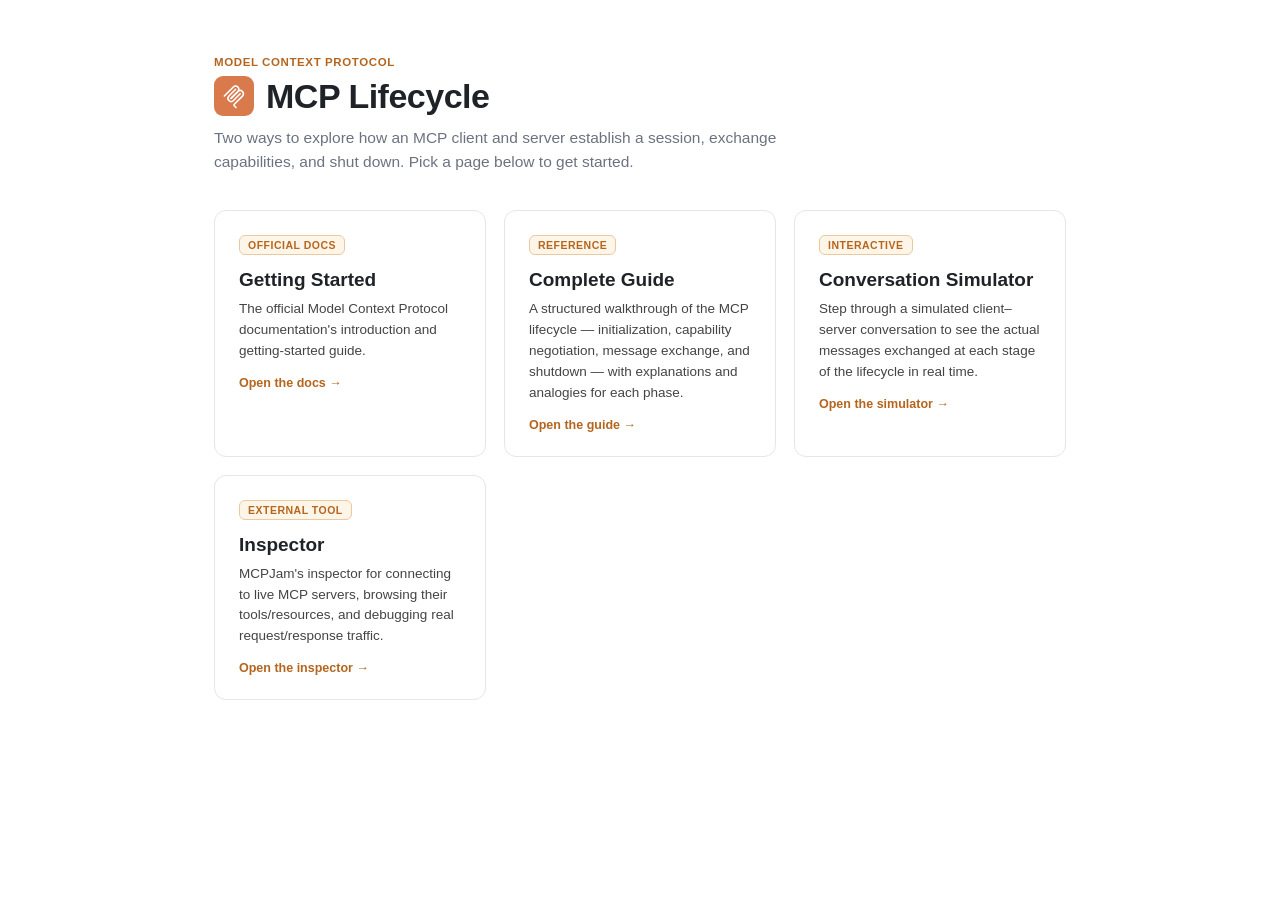
<file: index.html>
<!DOCTYPE html>
<html lang="en">
<head>
<meta charset="UTF-8">
<meta name="viewport" content="width=device-width, initial-scale=1">
<title>MCP Lifecycle — Home</title>
<link rel="icon" type="image/svg+xml" href="src/img/favicon.svg">
<link rel="stylesheet" href="src/css/variables.css">
<link rel="stylesheet" href="src/css/home.css">
</head>
<body>
<div class="wrap">
  <div class="eyebrow">Model Context Protocol</div>
  <div class="title-row">
    <div class="mcp-icon">
      <svg viewBox="0 0 195 195" fill="none" stroke="white" stroke-width="12" stroke-linecap="round">
        <path d="M25 97.8528L92.8822 29.9706C102.255 20.598 117.451 20.598 126.823 29.9706V29.9706C136.196 39.3431 136.196 54.5391 126.823 63.9117L75.5581 115.177"/>
        <path d="M76.2652 114.47L126.823 63.9117C136.196 54.5391 151.392 54.5391 160.765 63.9117L161.118 64.2652C170.491 73.6378 170.491 88.8338 161.118 98.2063L99.7248 159.6C96.6006 162.724 96.6006 167.789 99.7248 170.913L112.331 183.52"/>
        <path d="M109.853 46.9411L59.6482 97.1457C50.2756 106.518 50.2756 121.714 59.6482 131.087V131.087C69.0208 140.459 84.2167 140.459 93.5893 131.087L143.794 80.8822"/>
      </svg>
    </div>
    <h1 class="page-title">MCP Lifecycle</h1>
  </div>
  <p class="page-sub">Two ways to explore how an MCP client and server establish a session, exchange capabilities, and shut down. Pick a page below to get started.</p>

  <div class="cards">
    <a class="card" href="https://modelcontextprotocol.io/docs/2026-07-28/getting-started/intro" target="_blank" rel="noopener noreferrer">
      <span class="k">Official Docs</span>
      <h2>Getting Started</h2>
      <p>The official Model Context Protocol documentation's introduction and getting-started guide.</p>
      <span class="go">Open the docs</span>
    </a>

    <a class="card" href="src/pages/guide.html" target="_blank" rel="noopener noreferrer">
      <span class="k">Reference</span>
      <h2>Complete Guide</h2>
      <p>A structured walkthrough of the MCP lifecycle — initialization, capability negotiation, message exchange, and shutdown — with explanations and analogies for each phase.</p>
      <span class="go">Open the guide</span>
    </a>

    <a class="card" href="src/pages/simulator.html" target="_blank" rel="noopener noreferrer">
      <span class="k">Interactive</span>
      <h2>Conversation Simulator</h2>
      <p>Step through a simulated client–server conversation to see the actual messages exchanged at each stage of the lifecycle in real time.</p>
      <span class="go">Open the simulator</span>
    </a>

    <a class="card" href="https://www.mcpjam.com/" target="_blank" rel="noopener noreferrer">
      <span class="k">External Tool</span>
      <h2>Inspector</h2>
      <p>MCPJam's inspector for connecting to live MCP servers, browsing their tools/resources, and debugging real request/response traffic.</p>
      <span class="go">Open the inspector</span>
    </a>
  </div>
</div>
</body>
</html>
</file>
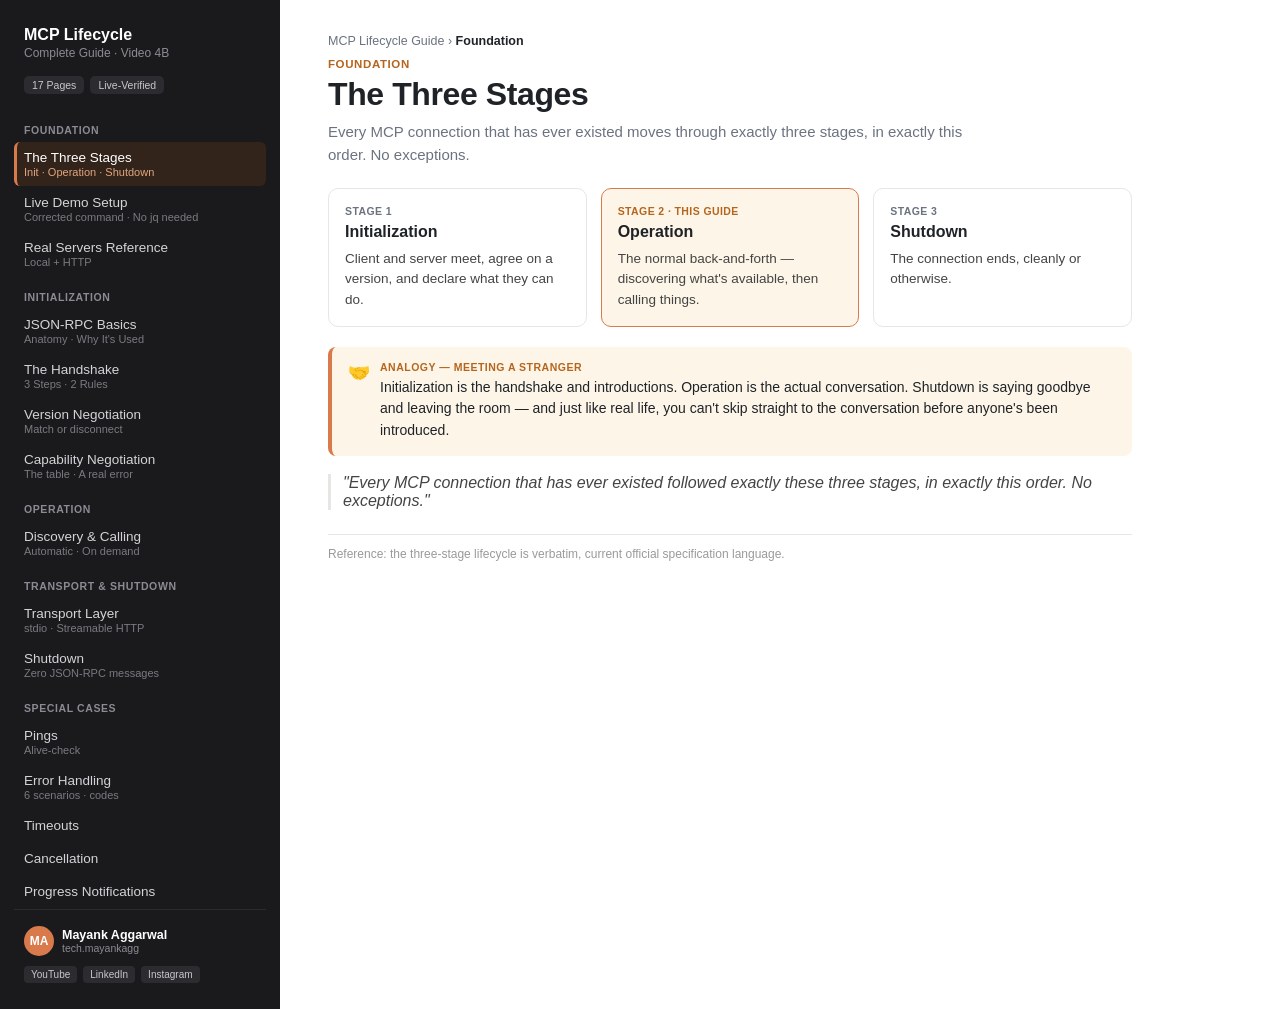
<file: src/pages/guide.html>
<!DOCTYPE html>
<html lang="en">
<head>
<meta charset="UTF-8">
<meta name="viewport" content="width=device-width, initial-scale=1">
<title>MCP Lifecycle — Complete Guide</title>
<link rel="icon" type="image/svg+xml" href="../img/favicon.svg">
<link rel="stylesheet" href="../css/variables.css">
<link rel="stylesheet" href="../css/guide.css">
</head>
<body>

<div class="app">
  <nav class="sidebar">
    <div class="sidebar-header">
      <div class="title">MCP Lifecycle</div>
      <div class="sub">Complete Guide · Video 4B</div>
    </div>
    <div class="sidebar-badges"><span class="badge">17 Pages</span><span class="badge">Live-Verified</span></div>

    <div class="cat">Foundation</div>
    <button class="navitem active" data-page="overview">The Three Stages<span class="nav-sub">Init · Operation · Shutdown</span></button>
    <button class="navitem" data-page="live-demo">Live Demo Setup<span class="nav-sub">Corrected command · No jq needed</span></button>
    <button class="navitem" data-page="servers">Real Servers Reference<span class="nav-sub">Local + HTTP</span></button>

    <div class="cat">Initialization</div>
    <button class="navitem" data-page="jsonrpc">JSON-RPC Basics<span class="nav-sub">Anatomy · Why It's Used</span></button>
    <button class="navitem" data-page="handshake">The Handshake<span class="nav-sub">3 Steps · 2 Rules</span></button>
    <button class="navitem" data-page="version">Version Negotiation<span class="nav-sub">Match or disconnect</span></button>
    <button class="navitem" data-page="capability">Capability Negotiation<span class="nav-sub">The table · A real error</span></button>

    <div class="cat">Operation</div>
    <button class="navitem" data-page="operation">Discovery &amp; Calling<span class="nav-sub">Automatic · On demand</span></button>

    <div class="cat">Transport &amp; Shutdown</div>
    <button class="navitem" data-page="transport">Transport Layer<span class="nav-sub">stdio · Streamable HTTP</span></button>
    <button class="navitem" data-page="shutdown">Shutdown<span class="nav-sub">Zero JSON-RPC messages</span></button>

    <div class="cat">Special Cases</div>
    <button class="navitem" data-page="ping">Pings<span class="nav-sub">Alive-check</span></button>
    <button class="navitem" data-page="errors">Error Handling<span class="nav-sub">6 scenarios · codes</span></button>
    <button class="navitem" data-page="timeouts">Timeouts<span class="nav-sub"></span></button>
    <button class="navitem" data-page="cancellation">Cancellation<span class="nav-sub"></span></button>
    <button class="navitem" data-page="progress">Progress Notifications<span class="nav-sub"></span></button>

    <div class="sidebar-footer">
      <div class="author">
        <div class="avatar">MA</div>
        <div><div class="name">Mayank Aggarwal</div><div class="tag">tech.mayankagg</div></div>
      </div>
      <div class="sidebar-links"><span>YouTube</span><span>LinkedIn</span><span>Instagram</span></div>
    </div>
  </nav>

  <main>

    <div class="page active" id="page-overview">
      <div class="crumb">MCP Lifecycle Guide &rsaquo; <b>Foundation</b></div>
      <div class="eyebrow">Foundation</div>
      <h1 class="page-title">The Three Stages</h1>
      <p class="page-sub">Every MCP connection that has ever existed moves through exactly three stages, in exactly this order. No exceptions.</p>

      <div class="cards">
        <div class="card"><div class="k">Stage 1</div><h3>Initialization</h3><p>Client and server meet, agree on a version, and declare what they can do.</p></div>
        <div class="card highlight"><div class="k">Stage 2 &middot; this guide</div><h3>Operation</h3><p>The normal back-and-forth &mdash; discovering what's available, then calling things.</p></div>
        <div class="card"><div class="k">Stage 3</div><h3>Shutdown</h3><p>The connection ends, cleanly or otherwise.</p></div>
      </div>

      <div class="callout analogy"><div class="icon">&#129309;</div><div><div class="label">Analogy &mdash; Meeting a Stranger</div><p>Initialization is the handshake and introductions. Operation is the actual conversation. Shutdown is saying goodbye and leaving the room &mdash; and just like real life, you can't skip straight to the conversation before anyone's been introduced.</p></div></div>

      <p class="hql">"Every MCP connection that has ever existed followed exactly these three stages, in exactly this order. No exceptions."</p>
      <div class="ref-note">Reference: the three-stage lifecycle is verbatim, current official specification language.</div>
    </div>

    <div class="page" id="page-live-demo">
      <div class="crumb">MCP Lifecycle Guide &rsaquo; <b>Foundation</b></div>
      <div class="eyebrow">Foundation</div>
      <h1 class="page-title">Live Demo Setup</h1>
      <p class="page-sub">Claude Desktop's own native logging &mdash; corrected against a real captured log, no jq required.</p>

      <div class="callout info"><div class="icon">&#8505;&#65039;</div><div><div class="label">What changed</div><p>Claude Desktop's log only shows a <b>summary line</b> per message (method, id, whether params/result are present) &mdash; not the full JSON body. An earlier jq-based version of this command assumed full JSON and failed. This version matches reality.</p></div></div>

      <p><b>Add Filesystem to Claude Desktop:</b></p>
      <pre class="json">{
  "mcpServers": {
    "filesystem": {
      "command": "npx",
      "args": ["-y", "@modelcontextprotocol/server-filesystem", "/path/to/folder"]
    }
  }
}</pre>

      <p><b>Watch every connected server live (macOS):</b></p>
      <pre class="bash">tail -n0 -f "$HOME/Library/Logs/Claude"/mcp-server-*.log | awk '
/Message from client:/ {
  t = substr($1, 12, 8); srv = $2; gsub(/[\[\]]/, "", srv);
  sub(/^.*Message from client: /, ""); sub(/ \{ metadata:.*$/, "");
  printf "\033[1;33m%s [%s] CLIENT -> SERVER\033[0m  %s\n", t, srv, $0; next
}
/Message from server:/ {
  t = substr($1, 12, 8); srv = $2; gsub(/[\[\]]/, "", srv);
  sub(/^.*Message from server: /, ""); sub(/ \{ metadata:.*$/, "");
  printf "\033[1;36m%s [%s] SERVER -> CLIENT\033[0m  %s\n", t, srv, $0; next
}
'</pre>
      <p style="font-size:13.5px;color:#555">No <code class="inline">jq</code> needed &mdash; pure <code class="inline">awk</code>, works with macOS's built-in version. Watches every connected server at once and tags each line with which one it came from.</p>

      <div class="callout analogy"><div class="icon">&#128736;&#65039;</div><div><div class="label">If the log file doesn't exist yet</div><p>That file is only created once Claude Desktop actually connects to a server with that exact name. Fully quit (Cmd+Q, not just closing the window) and reopen Claude Desktop after saving your config. The <code class="inline">watch-mcp-logs.sh</code> script in this course's files diagnoses this and waits automatically.</p></div></div>

      <p style="font-size:13.5px;color:#555">No log-tailing setup at all? <b>MCP Inspector</b> (<code class="inline">npx @modelcontextprotocol/inspector</code>) shows the same traffic in a browser, with full JSON bodies.</p>
    </div>

    <div class="page" id="page-servers">
      <div class="crumb">MCP Lifecycle Guide &rsaquo; <b>Foundation</b></div>
      <div class="eyebrow">Foundation</div>
      <h1 class="page-title">Real Servers Reference</h1>
      <p class="page-sub">Servers you can actually connect to today, verified current.</p>

      <p><b>Local (stdio)</b></p>
      <table class="ref">
        <tr><th>Server</th><th>What it does</th><th>Run it</th></tr>
        <tr><td>Filesystem</td><td>Read/write files in allowed directories</td><td><code class="inline">npx -y @modelcontextprotocol/server-filesystem &lt;dir&gt;</code></td></tr>
        <tr><td>Everything</td><td>All 3 primitives &mdash; tools, resources, prompts</td><td><code class="inline">npx -y @modelcontextprotocol/server-everything</code></td></tr>
        <tr><td>Git</td><td>Status, diff, log on a local repo</td><td><code class="inline">uvx mcp-server-git</code></td></tr>
        <tr><td>Memory</td><td>Persistent knowledge-graph across sessions</td><td><code class="inline">npx -y @modelcontextprotocol/server-memory</code></td></tr>
        <tr><td>Fetch</td><td>Fetch a URL, convert to markdown</td><td><code class="inline">uvx mcp-server-fetch</code></td></tr>
        <tr><td>Time</td><td>Timezone conversion</td><td><code class="inline">uvx mcp-server-time</code></td></tr>
      </table>

      <p><b>Remote (HTTP)</b></p>
      <table class="ref">
        <tr><th>Server</th><th>URL</th><th>Auth</th></tr>
        <tr><td>DeepWiki</td><td><code class="inline">https://mcp.deepwiki.com/mcp</code></td><td>None &mdash; free, no signup</td></tr>
        <tr><td>Semgrep</td><td><code class="inline">https://mcp.semgrep.ai/mcp</code></td><td>None for public surface</td></tr>
      </table>
      <p class="hql">"DeepWiki publishes both the old SSE URL and the new Streamable HTTP URL for the same service &mdash; point at both, and you're watching the transport migration this course describes, live, on a real production system."</p>
    </div>

    <div class="page" id="page-jsonrpc">
      <div class="crumb">MCP Lifecycle Guide &rsaquo; <b>Initialization</b></div>
      <div class="eyebrow">Initialization</div>
      <h1 class="page-title">JSON-RPC Basics</h1>
      <p class="page-sub">Every message &mdash; in either direction &mdash; shares one shape.</p>

      <div class="tabs">
        <button class="tab active" data-tab="jr-anatomy">Anatomy</button>
        <button class="tab" data-tab="jr-why">Why JSON-RPC</button>
      </div>

      <div class="tabpanel active" id="jr-anatomy">
        <div class="msg-label c2s">Client &rarr; Server &middot; Request</div>
        <pre class="json">{ <span class="jkey">"jsonrpc"</span>: <span class="jstr">"2.0"</span>, <span class="jkey">"id"</span>: <span class="jnum">1</span>, <span class="jkey">"method"</span>: <span class="jstr">"search_recipes"</span>, <span class="jkey">"params"</span>: { <span class="jkey">"tag"</span>: <span class="jstr">"quick"</span> } }</pre>
        <div class="msg-label s2c">Server &rarr; Client &middot; Response</div>
        <pre class="json">{ <span class="jkey">"jsonrpc"</span>: <span class="jstr">"2.0"</span>, <span class="jkey">"id"</span>: <span class="jnum">1</span>, <span class="jkey">"result"</span>: [<span class="jstr">"Weeknight Pasta"</span>, <span class="jstr">"Five-Minute Salsa"</span>] }</pre>
        <div class="msg-label s2c">Server &rarr; Client &middot; Error (instead)</div>
        <pre class="json">{ <span class="jkey">"jsonrpc"</span>: <span class="jstr">"2.0"</span>, <span class="jkey">"id"</span>: <span class="jnum">1</span>, <span class="jkey">"error"</span>: { <span class="jkey">"code"</span>: <span class="jnum">-32601</span>, <span class="jkey">"message"</span>: <span class="jstr">"Method not found"</span> } }</pre>
        <table class="ref">
          <tr><th>Field</th><th>What it does</th></tr>
          <tr><td><code class="inline">jsonrpc</code></td><td>Always "2.0" &mdash; the shared format version</td></tr>
          <tr><td><code class="inline">id</code></td><td>Matches a response/error to the exact request</td></tr>
          <tr><td><code class="inline">method</code></td><td>What's being asked for (requests only)</td></tr>
          <tr><td><code class="inline">params / result / error</code></td><td>The payload &mdash; exactly one, never both</td></tr>
        </table>
      </div>

      <div class="tabpanel" id="jr-why">
        <ul>
          <li><b>Lightweight</b> &mdash; plain JSON, human-readable at a glance</li>
          <li><b>Transport-agnostic</b> &mdash; same shape over stdio or HTTP</li>
          <li><b>Two-way by design</b> &mdash; either side can send a request</li>
          <li><b>Notifications built in</b> &mdash; no id, fires and expects nothing back</li>
        </ul>
        <div class="callout info"><div class="icon">&#128161;</div><div><div class="label">Familiar comparison</div><p>Just like HTTP has <code class="inline">404</code> and <code class="inline">500</code>, JSON-RPC has its own small set of standard codes &mdash; MCP inherits them wholesale rather than inventing new ones.</p></div></div>
      </div>
      <p class="hql">"JSON-RPC isn't MCP's invention &mdash; it's MCP borrowing a format that was already simple, already two-way, and already boring in the best possible sense."</p>
      <div class="ref-note">Reference: JSON-RPC 2.0 as MCP's message format is current official documentation; the RecipeBox example is original.</div>
    </div>

    <div class="page" id="page-handshake">
      <div class="crumb">MCP Lifecycle Guide &rsaquo; <b>Initialization</b></div>
      <div class="eyebrow">Initialization</div>
      <h1 class="page-title">The Handshake</h1>
      <p class="page-sub">Three steps, every time &mdash; plus the two rules that protect them.</p>

      <div class="tabs">
        <button class="tab active" data-tab="hs-1">Step 1</button>
        <button class="tab" data-tab="hs-2">Step 2</button>
        <button class="tab" data-tab="hs-3">Step 3</button>
        <button class="tab" data-tab="hs-rules">The Two Rules</button>
      </div>

      <div class="tabpanel active" id="hs-1">
        <p>The client speaks first, sending exactly three things.</p>
        <div class="msg-label c2s">Client &rarr; Server &middot; initialize request</div>
        <pre class="json">{
  <span class="jkey">"jsonrpc"</span>: <span class="jstr">"2.0"</span>, <span class="jkey">"id"</span>: <span class="jnum">1</span>, <span class="jkey">"method"</span>: <span class="jstr">"initialize"</span>,
  <span class="jkey">"params"</span>: {
    <span class="jkey">"protocolVersion"</span>: <span class="jstr">"2025-11-25"</span>,
    <span class="jkey">"capabilities"</span>: { <span class="jkey">"roots"</span>: { <span class="jkey">"listChanged"</span>: <span class="jbool">true</span> } },
    <span class="jkey">"clientInfo"</span>: { <span class="jkey">"name"</span>: <span class="jstr">"RecipeBoxDesktopClient"</span>, <span class="jkey">"version"</span>: <span class="jstr">"1.0.0"</span> }
  }
}</pre>
        <p class="hql">"This is the very first sentence of the entire relationship. Everything after this assumes both sides heard it correctly."</p>
      </div>

      <div class="tabpanel" id="hs-2">
        <p>The server answers, matching the same id, with its own three things.</p>
        <div class="msg-label s2c">Server &rarr; Client &middot; initialize response</div>
        <pre class="json">{
  <span class="jkey">"jsonrpc"</span>: <span class="jstr">"2.0"</span>, <span class="jkey">"id"</span>: <span class="jnum">1</span>,
  <span class="jkey">"result"</span>: {
    <span class="jkey">"protocolVersion"</span>: <span class="jstr">"2025-11-25"</span>,
    <span class="jkey">"capabilities"</span>: { <span class="jkey">"tools"</span>: { <span class="jkey">"listChanged"</span>: <span class="jbool">true</span> } },
    <span class="jkey">"serverInfo"</span>: { <span class="jkey">"name"</span>: <span class="jstr">"RecipeBox"</span>, <span class="jkey">"version"</span>: <span class="jstr">"1.0.0"</span> }
  }
}</pre>
        <p style="font-size:14px">Same <code class="inline">id: 1</code> &mdash; the matched reply.</p>
      </div>

      <div class="tabpanel" id="hs-3">
        <p>The client seals the handshake with a notification &mdash; no reply expected.</p>
        <div class="msg-label c2s">Client &rarr; Server &middot; initialized notification</div>
        <pre class="json">{ <span class="jkey">"jsonrpc"</span>: <span class="jstr">"2.0"</span>, <span class="jkey">"method"</span>: <span class="jstr">"notifications/initialized"</span> }</pre>
        <p style="font-size:14px">No id &mdash; an announcement, not a question.</p>
        <p class="hql">"Three messages. One sentence each: 'here's who I am,' 'here's who I am back,' 'good, let's begin.' That's the entire handshake."</p>
      </div>

      <div class="tabpanel" id="hs-rules">
        <table class="ref">
          <tr><th>Rule</th><th>In plain terms</th></tr>
          <tr><td>Client SHOULD NOT send anything but a ping before the server responds to initialize</td><td>No jumping ahead</td></tr>
          <tr><td>Server SHOULD NOT send anything but a ping/log line before receiving initialized</td><td>The server waits for step 3</td></tr>
        </table>
        <p class="hql">"Skip either rule and you're not talking to a stranger politely &mdash; you're talking over them."</p>
      </div>
      <div class="ref-note">Reference: verbatim, current official specification.</div>
    </div>

    <div class="page" id="page-version">
      <div class="crumb">MCP Lifecycle Guide &rsaquo; <b>Initialization</b></div>
      <div class="eyebrow">Initialization</div>
      <h1 class="page-title">Version Negotiation</h1>
      <p class="page-sub">What actually happens when client and server don't agree the first time.</p>

      <div class="msg-label c2s">Client asks for one version</div>
      <pre class="json">{ <span class="jkey">"jsonrpc"</span>: <span class="jstr">"2.0"</span>, <span class="jkey">"id"</span>: <span class="jnum">1</span>, <span class="jkey">"method"</span>: <span class="jstr">"initialize"</span>, <span class="jkey">"params"</span>: { <span class="jkey">"protocolVersion"</span>: <span class="jstr">"2025-11-25"</span>, "...": "..." } }</pre>
      <div class="msg-label s2c">Server can only offer an older one</div>
      <pre class="json">{ <span class="jkey">"jsonrpc"</span>: <span class="jstr">"2.0"</span>, <span class="jkey">"id"</span>: <span class="jnum">1</span>, <span class="jkey">"result"</span>: { <span class="jkey">"protocolVersion"</span>: <span class="jstr">"2024-11-05"</span>, "...": "..." } }</pre>
      <p><b>What the client does next:</b></p>
      <pre class="json">SUPPORTED_PROTOCOL_VERSIONS = [<span class="jstr">"2025-11-25"</span>, <span class="jstr">"2024-11-05"</span>]

if server_version in SUPPORTED_PROTOCOL_VERSIONS:
    send_initialized_notification()   <span class="jpunc"># proceed</span>
else:
    disconnect()                      <span class="jpunc"># no further communication</span></pre>
      <p class="hql">"Version negotiation isn't a retry loop. It's exactly one counter-offer, checked exactly once, with disconnect as the only fallback."</p>
      <div class="ref-note">Reference: verbatim, current official specification.</div>
    </div>

    <div class="page" id="page-capability">
      <div class="crumb">MCP Lifecycle Guide &rsaquo; <b>Initialization</b></div>
      <div class="eyebrow">Initialization</div>
      <h1 class="page-title">Capability Negotiation</h1>
      <p class="page-sub">Both sides declare exactly what they're each capable of &mdash; an honest menu, both ways.</p>

      <div class="tabs">
        <button class="tab active" data-tab="cap-table">The Table</button>
        <button class="tab" data-tab="cap-error">A Real Error Case</button>
      </div>

      <div class="tabpanel active" id="cap-table">
        <table class="ref">
          <tr><th>Category</th><th>Capability</th><th>What it means</th></tr>
          <tr><td>Client</td><td>roots</td><td>Grants server access to specific directories</td></tr>
          <tr><td>Client</td><td>sampling</td><td>Lets the server borrow the client's own AI model</td></tr>
          <tr><td>Server</td><td>tools</td><td>Exposes callable tools</td></tr>
          <tr><td>Server</td><td>resources</td><td>Provides readable resources</td></tr>
          <tr><td>Server</td><td>prompts</td><td>Offers prompt templates</td></tr>
          <tr><td>Server</td><td>logging</td><td>Emits structured log messages back</td></tr>
        </table>
        <div class="callout info"><div class="icon">&#9888;&#65039;</div><div><div class="label">Current note</div><p>roots, sampling, and logging are being formally deprecated in the newest protocol revision (SEP-2577).</p></div></div>
      </div>

      <div class="tabpanel" id="cap-error">
        <p>A real, observed case: a client asks for something the server never declared.</p>
        <div class="msg-label c2s">Client asks anyway</div>
        <pre class="json">{ <span class="jkey">"jsonrpc"</span>: <span class="jstr">"2.0"</span>, <span class="jkey">"id"</span>: <span class="jnum">99</span>, <span class="jkey">"method"</span>: <span class="jstr">"prompts/list"</span> }</pre>
        <div class="msg-label s2c">The honest answer</div>
        <pre class="json">{ <span class="jkey">"jsonrpc"</span>: <span class="jstr">"2.0"</span>, <span class="jkey">"id"</span>: <span class="jnum">99</span>, <span class="jkey">"error"</span>: { <span class="jkey">"code"</span>: <span class="jnum">-32601</span>, <span class="jkey">"message"</span>: <span class="jstr">"Method not found"</span> } }</pre>
        <p style="font-size:14px">The server doesn't crash &mdash; it just says, correctly, "I never told you I could do that."</p>
      </div>
      <p class="hql">"Capability negotiation is both sides handing over an honest menu before anyone orders."</p>
      <div class="ref-note">Reference: capability table verbatim, current official specification; the error case is grounded in the source transcript's own capture (paraphrased).</div>
    </div>

    <div class="page" id="page-operation">
      <div class="crumb">MCP Lifecycle Guide &rsaquo; <b>Operation</b></div>
      <div class="eyebrow">Operation</div>
      <h1 class="page-title">Discovery &amp; Calling</h1>
      <p class="page-sub">Discovery fires automatically the instant the handshake completes &mdash; before the user even asks a question.</p>

      <p><b>Part 1 &mdash; Discovery</b></p>
      <div class="msg-label c2s">Client &rarr; Server</div>
      <pre class="json">{ <span class="jkey">"jsonrpc"</span>: <span class="jstr">"2.0"</span>, <span class="jkey">"id"</span>: <span class="jnum">2</span>, <span class="jkey">"method"</span>: <span class="jstr">"tools/list"</span> }</pre>
      <div class="msg-label s2c">Server &rarr; Client</div>
      <pre class="json">{ <span class="jkey">"jsonrpc"</span>: <span class="jstr">"2.0"</span>, <span class="jkey">"id"</span>: <span class="jnum">2</span>, <span class="jkey">"result"</span>: { <span class="jkey">"tools"</span>: [
  { <span class="jkey">"name"</span>: <span class="jstr">"list_recipes"</span> }, { <span class="jkey">"name"</span>: <span class="jstr">"get_recipe"</span> }, { <span class="jkey">"name"</span>: <span class="jstr">"search_recipes"</span> }
]}}</pre>
      <p><b>Part 2 &mdash; Calling</b></p>
      <div class="msg-label c2s">Client &rarr; Server</div>
      <pre class="json">{ <span class="jkey">"jsonrpc"</span>: <span class="jstr">"2.0"</span>, <span class="jkey">"id"</span>: <span class="jnum">3</span>, <span class="jkey">"method"</span>: <span class="jstr">"tools/call"</span>, <span class="jkey">"params"</span>: { <span class="jkey">"name"</span>: <span class="jstr">"search_recipes"</span>, <span class="jkey">"arguments"</span>: { <span class="jkey">"tag"</span>: <span class="jstr">"quick"</span> } } }</pre>
      <div class="msg-label s2c">Server &rarr; Client</div>
      <pre class="json">{ <span class="jkey">"jsonrpc"</span>: <span class="jstr">"2.0"</span>, <span class="jkey">"id"</span>: <span class="jnum">3</span>, <span class="jkey">"result"</span>: { <span class="jkey">"content"</span>: [{ <span class="jkey">"type"</span>: <span class="jstr">"text"</span>, <span class="jkey">"text"</span>: <span class="jstr">"Weeknight Pasta, Five-Minute Salsa"</span> }] } }</pre>
      <p class="hql">"Discovery isn't something you triggered. It's something that already happened, quietly, the moment the handshake finished."</p>
      <div class="ref-note">Reference: discovery/calling and auto-discovery behavior grounded in current official specification and the source transcript's live demonstration; RecipeBox examples original.</div>
    </div>

    <div class="page" id="page-transport">
      <div class="crumb">MCP Lifecycle Guide &rsaquo; <b>Transport &amp; Shutdown</b></div>
      <div class="eyebrow">Transport &amp; Shutdown</div>
      <h1 class="page-title">Transport Layer</h1>
      <p class="page-sub">The road every message above actually travelled on.</p>

      <div class="tabs">
        <button class="tab active" data-tab="tr-stdio">stdio</button>
        <button class="tab" data-tab="tr-http">Streamable HTTP</button>
      </div>

      <div class="tabpanel active" id="tr-stdio">
        <ul>
          <li>Client launches the server as a <b>subprocess</b></li>
          <li>Server reads stdin, writes stdout &mdash; newline-delimited</li>
          <li><b>stderr is free for logging</b></li>
          <li>No separate auth layer &mdash; credentials from the environment</li>
        </ul>
        <p><b>Practical proof, live:</b></p>
        <pre class="bash">python3 -c "
import subprocess, json
proc = subprocess.Popen(['python3','server.py'], stdin=subprocess.PIPE, stdout=subprocess.PIPE, text=True)
proc.stdin.write(json.dumps({'jsonrpc':'2.0','id':1,'method':'initialize',
    'params':{'protocolVersion':'2025-11-25','capabilities':{},'clientInfo':{'name':'x','version':'1'}}}) + '\n')
proc.stdin.flush()
print(proc.stdout.readline())
"</pre>
        <p class="hql">"There's no hidden magic in stdio. It's a subprocess, a pipe in, a pipe out, and a newline between messages."</p>
      </div>

      <div class="tabpanel" id="tr-http">
        <ul>
          <li>One endpoint (commonly <code class="inline">/mcp</code>), POST + GET</li>
          <li>Plain JSON or upgrades to SSE for long calls</li>
          <li>Optional <code class="inline">Mcp-Session-Id</code> header</li>
          <li>Replaces the older, deprecated HTTP+SSE transport</li>
        </ul>
        <div class="callout analogy"><div class="icon">&#127760;</div><div><div class="label">Live proof, real server</div><p>Point at DeepWiki's <code class="inline">/mcp</code> and <code class="inline">/sse</code> &mdash; same service, both transports, side by side.</p></div></div>
        <p class="hql">"Streamable HTTP is the same conversation as stdio, wearing a different coat."</p>
      </div>
      <div class="ref-note">Reference: both transports verbatim, current official specification.</div>
    </div>

    <div class="page" id="page-shutdown">
      <div class="crumb">MCP Lifecycle Guide &rsaquo; <b>Transport &amp; Shutdown</b></div>
      <div class="eyebrow">Transport &amp; Shutdown</div>
      <h1 class="page-title">Shutdown</h1>
      <p class="page-sub">The one phase with no message format of its own.</p>

      <div class="callout info"><div class="icon">&#128273;</div><div><div class="label">Key fact</div><p><b>No JSON-RPC message is exchanged during shutdown at all.</b> The entire responsibility shifts to the transport layer.</p></div></div>

      <table class="ref">
        <tr><th>Transport</th><th>Client-initiated (common)</th><th>Server-initiated (rare)</th></tr>
        <tr><td>stdio</td><td>Close stdin, wait; SIGTERM if it doesn't; SIGKILL as last resort</td><td>Server closes its output stream and exits</td></tr>
        <tr><td>Streamable HTTP</td><td>Close the HTTP connection</td><td>Server closes unexpectedly &mdash; client should reconnect gracefully</td></tr>
      </table>

      <div class="callout analogy"><div class="icon">&#128682;</div><div><div class="label">SIGTERM vs SIGKILL</div><p>SIGTERM is a polite knock &mdash; "please finish up and leave." SIGKILL is the door being forced open &mdash; no chance to clean up.</p></div></div>
      <p class="hql">"Shutdown has no goodbye message of its own. The transport closing IS the goodbye."</p>
      <div class="ref-note">Reference: verbatim, current official specification; the resilience note grounded in the source transcript (paraphrased).</div>
    </div>

    <div class="page" id="page-ping">
      <div class="crumb">MCP Lifecycle Guide &rsaquo; <b>Special Cases</b></div>
      <div class="eyebrow">Special Cases</div>
      <h1 class="page-title">Pings</h1>
      <p class="page-sub">Checking whether anyone's still there.</p>
      <div class="msg-label c2s">Client &rarr; Server</div>
      <pre class="json">{ <span class="jkey">"jsonrpc"</span>: <span class="jstr">"2.0"</span>, <span class="jkey">"id"</span>: <span class="jnum">42</span>, <span class="jkey">"method"</span>: <span class="jstr">"ping"</span> }</pre>
      <div class="msg-label s2c">Server &rarr; Client</div>
      <pre class="json">{ <span class="jkey">"jsonrpc"</span>: <span class="jstr">"2.0"</span>, <span class="jkey">"id"</span>: <span class="jnum">42</span>, <span class="jkey">"result"</span>: {} }</pre>
      <div class="callout analogy"><div class="icon">&#128293;</div><div><div class="label">Why it matters beyond aliveness</div><p>A quiet connection can get silently dropped by a firewall or proxy that assumes "no traffic" means "not needed." Periodic pings keep that from happening.</p></div></div>
      <p class="hql">"A ping carries no information at all. That's the whole point &mdash; a knock on the door, not a conversation."</p>
      <div class="ref-note">Reference: verbatim, current official specification; firewall rationale grounded in the source transcript (paraphrased).</div>
    </div>

    <div class="page" id="page-errors">
      <div class="crumb">MCP Lifecycle Guide &rsaquo; <b>Special Cases</b></div>
      <div class="eyebrow">Special Cases</div>
      <h1 class="page-title">Error Handling</h1>
      <p class="page-sub">When it happens, and what it looks like.</p>

      <div class="tabs">
        <button class="tab active" data-tab="err-scenarios">6 Scenarios</button>
        <button class="tab" data-tab="err-codes">Error Codes</button>
      </div>

      <div class="tabpanel active" id="err-scenarios">
        <ol>
          <li>Protocol version mismatch during initialization</li>
          <li>Calling a method never negotiated</li>
          <li>Invalid arguments to a real tool</li>
          <li>An internal failure on the server's side</li>
          <li>A timeout being exceeded</li>
          <li>A syntactically malformed JSON-RPC message</li>
        </ol>
        <div class="msg-label s2c">Example</div>
        <pre class="json">{ <span class="jkey">"jsonrpc"</span>: <span class="jstr">"2.0"</span>, <span class="jkey">"id"</span>: <span class="jnum">4</span>, <span class="jkey">"error"</span>: {
  <span class="jkey">"code"</span>: <span class="jnum">-32602</span>, <span class="jkey">"message"</span>: <span class="jstr">"Unsupported protocol version"</span>,
  <span class="jkey">"data"</span>: { <span class="jkey">"supported"</span>: [<span class="jstr">"2025-11-25"</span>], <span class="jkey">"requested"</span>: <span class="jstr">"1.0.0"</span> }
}}</pre>
      </div>

      <div class="tabpanel" id="err-codes">
        <table class="ref">
          <tr><th>Code</th><th>Name</th><th>Cause</th></tr>
          <tr><td>-32700</td><td>Parse error</td><td>Unreadable JSON</td></tr>
          <tr><td>-32600</td><td>Invalid request</td><td>Well-formed, not valid</td></tr>
          <tr><td>-32601</td><td>Method not found</td><td>Never advertised</td></tr>
          <tr><td>-32602</td><td>Invalid params</td><td>Wrong/missing args</td></tr>
          <tr><td>-32603</td><td>Internal error</td><td>Server logic failed</td></tr>
          <tr><td>-32000+</td><td>Server-defined</td><td>Custom to that server</td></tr>
        </table>
      </div>
      <p class="hql">"An error isn't a crash. It's the exact same message envelope as a success, just carrying different news."</p>
      <div class="ref-note">Reference: error object and codes verbatim, current JSON-RPC 2.0 / MCP specification; scenarios grounded in the source transcript (paraphrased).</div>
    </div>

    <div class="page" id="page-timeouts">
      <div class="crumb">MCP Lifecycle Guide &rsaquo; <b>Special Cases</b></div>
      <div class="eyebrow">Special Cases</div>
      <h1 class="page-title">Timeouts</h1>
      <ul>
        <li>Every sent request should have a timeout</li>
        <li>Hit with no response &rarr; send a cancellation notification, stop waiting</li>
        <li>A progress notification may reset the clock &mdash; a hard maximum should still apply</li>
      </ul>
      <p class="hql">"A timeout isn't giving up. It's refusing to wait forever for an answer that might genuinely never come."</p>
      <div class="ref-note">Reference: verbatim, current official specification.</div>
    </div>

    <div class="page" id="page-cancellation">
      <div class="crumb">MCP Lifecycle Guide &rsaquo; <b>Special Cases</b></div>
      <div class="eyebrow">Special Cases</div>
      <h1 class="page-title">Cancellation</h1>
      <div class="msg-label c2s">Original long-running call</div>
      <pre class="json">{ <span class="jkey">"jsonrpc"</span>: <span class="jstr">"2.0"</span>, <span class="jkey">"id"</span>: <span class="jnum">7</span>, <span class="jkey">"method"</span>: <span class="jstr">"tools/call"</span>,
  <span class="jkey">"params"</span>: { <span class="jkey">"name"</span>: <span class="jstr">"search_recipes"</span>, <span class="jkey">"arguments"</span>: { <span class="jkey">"tag"</span>: <span class="jstr">"sunday"</span> },
              <span class="jkey">"_meta"</span>: { <span class="jkey">"progressToken"</span>: <span class="jstr">"tok-7"</span> } } }</pre>
      <div class="msg-label c2s">Cancellation notification</div>
      <pre class="json">{ <span class="jkey">"jsonrpc"</span>: <span class="jstr">"2.0"</span>, <span class="jkey">"method"</span>: <span class="jstr">"notifications/cancelled"</span>,
  <span class="jkey">"params"</span>: { <span class="jkey">"requestId"</span>: <span class="jstr">"7"</span>, <span class="jkey">"reason"</span>: <span class="jstr">"Timeout exceeded (30s)"</span> } }</pre>
      <p style="font-size:14px">No id &mdash; a notification referencing the original request by its requestId.</p>
      <p class="hql">"Cancellation doesn't ask permission. It announces a decision that's already been made."</p>
      <div class="ref-note">Reference: verbatim, current official specification pattern.</div>
    </div>

    <div class="page" id="page-progress">
      <div class="crumb">MCP Lifecycle Guide &rsaquo; <b>Special Cases</b></div>
      <div class="eyebrow">Special Cases</div>
      <h1 class="page-title">Progress Notifications</h1>
      <p class="page-sub">Let the client know a long-running request is still alive.</p>
      <div class="msg-label c2s">Call with a progress token</div>
      <pre class="json">{ <span class="jkey">"jsonrpc"</span>: <span class="jstr">"2.0"</span>, <span class="jkey">"id"</span>: <span class="jnum">7</span>, <span class="jkey">"method"</span>: <span class="jstr">"tools/call"</span>,
  <span class="jkey">"params"</span>: { <span class="jkey">"name"</span>: <span class="jstr">"search_recipes"</span>, <span class="jkey">"arguments"</span>: { <span class="jkey">"tag"</span>: <span class="jstr">"sunday"</span> },
              <span class="jkey">"_meta"</span>: { <span class="jkey">"progressToken"</span>: <span class="jstr">"tok-7"</span> } } }</pre>
      <div class="msg-label s2c">Progress update</div>
      <pre class="json">{ <span class="jkey">"jsonrpc"</span>: <span class="jstr">"2.0"</span>, <span class="jkey">"method"</span>: <span class="jstr">"notifications/progress"</span>,
  <span class="jkey">"params"</span>: { <span class="jkey">"progressToken"</span>: <span class="jstr">"tok-7"</span>, <span class="jkey">"progress"</span>: <span class="jnum">60</span>, <span class="jkey">"total"</span>: <span class="jnum">100</span>,
              <span class="jkey">"message"</span>: <span class="jstr">"Searching 60 of 100 recipes"</span> } }</pre>
      <p class="hql">"Progress notifications are how a slow answer stays honest instead of just going quiet."</p>
      <div class="ref-note">Reference: verbatim, current official specification pattern.</div>
    </div>

  </main>
</div>

<script src="../js/guide.js"></script>
</body>
</html>
</file>
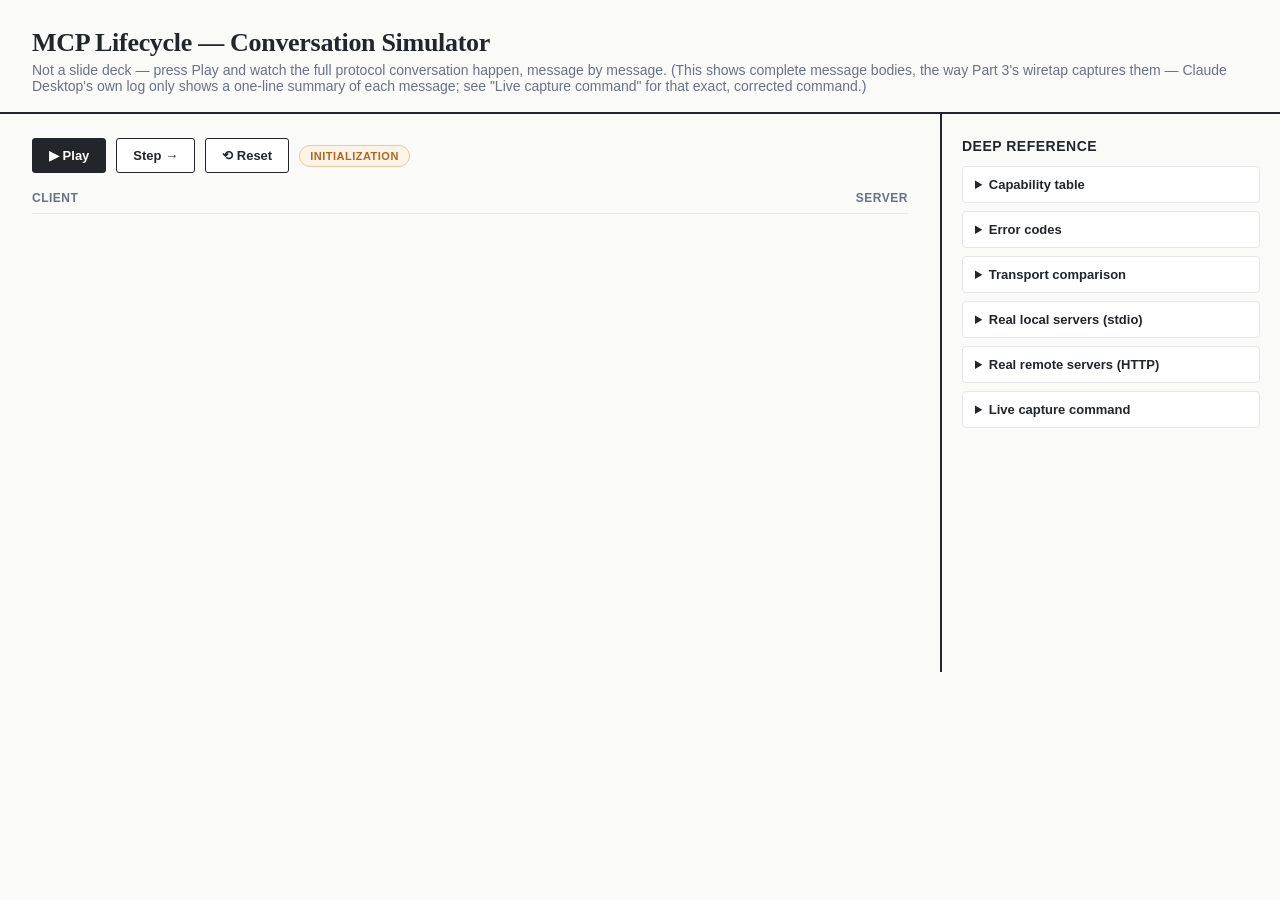
<file: src/pages/simulator.html>
<!DOCTYPE html>
<html lang="en">
<head>
<meta charset="UTF-8">
<meta name="viewport" content="width=device-width, initial-scale=1">
<title>MCP Lifecycle — Conversation Simulator</title>
<link rel="icon" type="image/svg+xml" href="../img/favicon.svg">
<link rel="stylesheet" href="../css/variables.css">
<link rel="stylesheet" href="../css/simulator.css">
</head>
<body>

<header>
  <h1>MCP Lifecycle — Conversation Simulator</h1>
  <p>Not a slide deck — press Play and watch the full protocol conversation happen, message by message. (This shows complete message bodies, the way Part 3's wiretap captures them — Claude Desktop's own log only shows a one-line summary of each message; see "Live capture command" for that exact, corrected command.)</p>
</header>

<div class="layout">
  <div class="stage">
    <div class="controls">
      <button id="playBtn" onclick="togglePlay()">▶ Play</button>
      <button class="secondary" onclick="stepOnce()">Step →</button>
      <button class="secondary" onclick="reset()">⟲ Reset</button>
      <span id="phaseBadge" class="phase-badge phase-init">Initialization</span>
    </div>
    <div class="rails"><span>Client</span><span>Server</span></div>
    <div class="log" id="log"></div>
  </div>

  <div class="side">
    <h2>Deep Reference</h2>

    <details>
      <summary>Capability table</summary>
      <div class="panel">
        <table>
          <tr><th>Side</th><th>Capability</th><th>Meaning</th></tr>
          <tr><td class="tag amber">Client</td><td>roots</td><td>Filesystem directory access for the server</td></tr>
          <tr><td class="tag amber">Client</td><td>sampling</td><td>Server can borrow the client's own AI model</td></tr>
          <tr><td class="tag teal">Server</td><td>tools</td><td>Callable actions</td></tr>
          <tr><td class="tag teal">Server</td><td>resources</td><td>Read-only data</td></tr>
          <tr><td class="tag teal">Server</td><td>prompts</td><td>Request templates</td></tr>
          <tr><td class="tag teal">Server</td><td>logging</td><td>Structured log messages to the client</td></tr>
        </table>
        <p style="margin-top:8px;color:#b5651d"><em>roots, sampling, and logging are being deprecated in the newest spec revision (SEP-2577).</em></p>
      </div>
    </details>

    <details>
      <summary>Error codes</summary>
      <div class="panel">
        <table>
          <tr><th>Code</th><th>Name</th><th>Cause</th></tr>
          <tr><td>-32700</td><td>Parse error</td><td>Unreadable JSON</td></tr>
          <tr><td>-32600</td><td>Invalid request</td><td>Well-formed, not valid</td></tr>
          <tr><td>-32601</td><td>Method not found</td><td>Never advertised</td></tr>
          <tr><td>-32602</td><td>Invalid params</td><td>Wrong/missing args</td></tr>
          <tr><td>-32603</td><td>Internal error</td><td>Server logic failed</td></tr>
          <tr><td>-32000+</td><td>Server-defined</td><td>Custom to that server</td></tr>
        </table>
      </div>
    </details>

    <details>
      <summary>Transport comparison</summary>
      <div class="panel">
        <p><span class="tag teal">stdio</span> subprocess, stdin/stdout, newline-delimited, stderr free for logging, no auth layer.</p>
        <p><span class="tag amber">Streamable HTTP</span> one endpoint (<code>/mcp</code>), POST+GET, JSON or SSE, optional <code>Mcp-Session-Id</code>.</p>
      </div>
    </details>

    <details>
      <summary>Real local servers (stdio)</summary>
      <div class="panel">
        <p><code>npx -y @modelcontextprotocol/server-filesystem &lt;dir&gt;</code></p>
        <p><code>npx -y @modelcontextprotocol/server-everything</code> — all 3 primitives</p>
        <p><code>uvx mcp-server-git</code></p>
        <p><code>npx -y @modelcontextprotocol/server-memory</code></p>
        <p><code>uvx mcp-server-fetch</code></p>
        <p><code>uvx mcp-server-time</code></p>
      </div>
    </details>

    <details>
      <summary>Real remote servers (HTTP)</summary>
      <div class="panel">
        <p><strong>DeepWiki</strong> (free, no auth)<br>
        <code>https://mcp.deepwiki.com/mcp</code><br>
        <span style="color:#6b7280">also: /sse (legacy, same service — great for A/B transport demos)</span></p>
        <p><strong>Semgrep</strong><br><code>https://mcp.semgrep.ai/mcp</code></p>
      </div>
    </details>

    <details>
      <summary>Live capture command</summary>
      <div class="panel">
        <p style="font-size:11px;color:#b5651d">Correction: Claude Desktop's log only shows a summary line (method/id/params-or-result present), not full JSON — no jq needed.</p>
        <p class="mono" style="font-size:11px;">tail -n0 -f "$HOME/Library/Logs/Claude"/mcp-server-*.log<br>| awk '/Message from client:/ {...}<br>&nbsp;&nbsp;/Message from server:/ {...}'</p>
        <p>Full corrected script: <code>watch-mcp-logs.sh</code>, in the course files.</p>
      </div>
    </details>
  </div>
</div>

<script src="../js/simulator.js"></script>
</body>
</html>
</file>
<file: src/css/variables.css>
/* Shared design tokens and base reset used across every page. */
:root {
  --accent: #d97a4d;
  --accent-dark: #b5651d;
  --cream: #fdf6e8;
  --cream-bd: #e8c9a0;
  --blue-bg: #eaf2fb;
  --blue-bd: #b9d4f0;
  --blue: #2f6db5;
  --teal: #0f6b64;
  --teal-bg: #e8f5f3;
  --teal-bd: #a9d8d1;
  --amber: #b5651d;
  --amber-bg: #fdf3e7;
  --amber-bd: #e8c9a0;
  --lav: #5b4b8a;
  --lav-bg: #f1eefa;
  --lav-bd: #cfc3e8;
  --sidebar: #1a1a1d;
  --sidebar-sub: #8b8b93;
  --sidebar-hover: #26262a;
  --ink: #1f2328;
  --sub: #6b7280;
  --line: #e6e6e3;
  --bg: #fff;
}

* { box-sizing: border-box; }

body {
  margin: 0;
  font-family: -apple-system, BlinkMacSystemFont, 'Segoe UI', sans-serif;
  color: var(--ink);
  background: var(--bg);
}

.mono { font-family: 'SF Mono', Consolas, Menlo, monospace; }
</file>
<file: src/css/home.css>
.wrap { max-width: 900px; margin: 0 auto; padding: 56px 24px 64px; }

.eyebrow { font-size: 11.5px; font-weight: 700; text-transform: uppercase; letter-spacing: 0.6px; color: var(--accent-dark); }
.title-row { display: flex; align-items: center; gap: 12px; margin: 8px 0 10px; }
.mcp-icon {
  width: 40px; height: 40px; border-radius: 9px; background: var(--accent); flex-shrink: 0;
  display: flex; align-items: center; justify-content: center;
}
.mcp-icon svg { width: 26px; height: 26px; }
h1.page-title { font-size: 34px; margin: 0; letter-spacing: -0.5px; }
.page-sub { font-size: 15.5px; color: var(--sub); margin: 0 0 36px; max-width: 640px; line-height: 1.55; }

.cards { display: grid; grid-template-columns: repeat(3, 1fr); gap: 18px; }
@media (max-width: 900px) { .cards { grid-template-columns: repeat(2, 1fr); } }
@media (max-width: 600px) { .cards { grid-template-columns: 1fr; } }

a.card {
  display: block; border: 1.5px solid var(--line); border-radius: 12px; padding: 24px;
  background: #fff; text-decoration: none; color: inherit; transition: border-color .15s, box-shadow .15s, transform .15s;
}
a.card:hover {
  border-color: var(--accent); box-shadow: 0 6px 18px rgba(217,122,77,0.12); transform: translateY(-2px);
}
a.card .k {
  font-size: 10.5px; font-weight: 700; text-transform: uppercase; letter-spacing: 0.5px;
  color: var(--accent-dark); margin-bottom: 10px; display: inline-block;
  background: var(--cream); border: 1px solid var(--cream-bd); padding: 3px 8px; border-radius: 6px;
}
a.card h2 { font-size: 19px; margin: 4px 0 8px; }
a.card p { font-size: 13.5px; color: #444; line-height: 1.55; margin: 0; }
a.card .go { font-size: 12.5px; font-weight: 600; color: var(--accent-dark); margin-top: 14px; display: block; }
a.card .go::after { content: " \2192"; }

footer { margin-top: 44px; font-size: 12.5px; color: var(--sub); }
</file>
<file: src/css/guide.css>
.app { display: flex; min-height: 100vh; }

.sidebar { width: 280px; background: var(--sidebar); color: #e5e5e7; flex-shrink: 0;
  display: flex; flex-direction: column; padding: 22px 14px; overflow-y: auto; }
.sidebar-header { padding: 4px 10px 16px; }
.sidebar-header .title { font-size: 16px; font-weight: 700; color: #fff; }
.sidebar-header .sub { font-size: 12px; color: var(--sidebar-sub); margin-top: 2px; }
.sidebar-badges { display: flex; gap: 6px; padding: 0 10px 16px; flex-wrap: wrap; }
.badge { font-size: 10.5px; padding: 3px 8px; border-radius: 5px; background: #2b2b30; color: #c7c7cc; }

.cat { font-size: 10.5px; font-weight: 700; text-transform: uppercase; letter-spacing: 0.6px;
  color: var(--sidebar-sub); padding: 14px 10px 6px; }
.navitem { display: block; width: 100%; text-align: left; background: none; border: none;
  color: #d4d4d8; padding: 8px 10px; border-radius: 6px; font-size: 13.5px; cursor: pointer;
  margin-bottom: 1px; }
.navitem .nav-sub { display: block; font-size: 11px; color: #7a7a80; margin-top: 1px; }
.navitem:hover { background: var(--sidebar-hover); }
.navitem.active { background: #33241b; color: #fff; border-left: 3px solid var(--accent); padding-left: 7px; }
.navitem.active .nav-sub { color: #e0a67e; }

.sidebar-footer { margin-top: auto; padding: 16px 10px 4px; border-top: 1px solid #2c2c30; }
.author { display: flex; align-items: center; gap: 8px; }
.avatar { width: 30px; height: 30px; border-radius: 50%; background: var(--accent); color: #fff;
  display: flex; align-items: center; justify-content: center; font-weight: 700; font-size: 12px; }
.author .name { font-size: 12.5px; font-weight: 600; color: #fff; }
.author .tag { font-size: 10.5px; color: var(--sidebar-sub); }
.sidebar-links { display: flex; gap: 6px; margin-top: 10px; }
.sidebar-links span { font-size: 10px; background: #2b2b30; color: #c7c7cc; padding: 3px 7px; border-radius: 4px; }

main { flex: 1; padding: 34px 48px; max-width: 900px; }
.crumb { font-size: 12.5px; color: var(--sub); margin-bottom: 10px; }
.crumb b { color: var(--ink); }
.eyebrow { font-size: 11.5px; font-weight: 700; text-transform: uppercase; letter-spacing: 0.6px; color: var(--accent-dark); }
h1.page-title { font-size: 32px; margin: 6px 0 8px; letter-spacing: -0.4px; }
.page-sub { font-size: 15px; color: var(--sub); margin: 0 0 22px; max-width: 640px; line-height: 1.5; }

.tabs { display: flex; gap: 22px; border-bottom: 1.5px solid var(--line); margin-bottom: 22px; }
.tab { padding: 8px 2px 10px; font-size: 13.5px; font-weight: 600; color: var(--sub);
  border-bottom: 2.5px solid transparent; cursor: pointer; background: none; border-top: none; border-left: none; border-right: none; }
.tab.active { color: var(--accent-dark); border-bottom-color: var(--accent); }
.tabpanel { display: none; }
.tabpanel.active { display: block; }

.cards { display: grid; grid-template-columns: repeat(3, 1fr); gap: 14px; margin-bottom: 20px; }
@media (max-width: 760px) { .cards { grid-template-columns: 1fr; } }
.card { border: 1.5px solid var(--line); border-radius: 10px; padding: 16px; background: #fff; }
.card.highlight { background: var(--cream); border-color: var(--accent); }
.card .k { font-size: 10.5px; font-weight: 700; text-transform: uppercase; letter-spacing: 0.4px; color: var(--sub); margin-bottom: 6px; }
.card.highlight .k { color: var(--accent-dark); }
.card h3 { font-size: 16px; margin: 0 0 8px; }
.card p { font-size: 13.5px; color: #444; line-height: 1.5; margin: 0; }
.card b { color: var(--ink); }

.callout { border-radius: 8px; padding: 14px 16px; margin: 18px 0; border-left: 4px solid; display: flex; gap: 10px; }
.callout.analogy { background: var(--cream); border-color: var(--accent); }
.callout.info { background: var(--blue-bg); border-color: var(--blue); }
.callout .icon { font-size: 18px; line-height: 1.3; }
.callout .label { font-size: 10.5px; font-weight: 700; text-transform: uppercase; letter-spacing: 0.5px; margin-bottom: 4px; }
.callout.analogy .label { color: var(--accent-dark); }
.callout.info .label { color: var(--blue); }
.callout p { margin: 0; font-size: 14px; line-height: 1.55; }

pre.json { background: #f7f7f5; border: 1px solid var(--line); border-radius: 8px; padding: 14px;
  font-size: 12.5px; overflow-x: auto; line-height: 1.55; }
pre.bash { background: #1c1c1f; color: #e5e5e7; border-radius: 8px; padding: 14px; font-size: 12px;
  overflow-x: auto; line-height: 1.6; white-space: pre-wrap; }
.msg-label { font-size: 11px; font-weight: 700; text-transform: uppercase; letter-spacing: 0.4px; margin-bottom: 4px; }
.msg-label.c2s { color: var(--accent-dark); }
.msg-label.s2c { color: var(--teal); }
.jkey { color: #a8710e; } .jstr { color: #2a7d3f; } .jnum { color: #2b5fb0; } .jbool { color: #7c4dbd; } .jpunc { color: #9a9a95; }

table.ref { width: 100%; border-collapse: collapse; margin: 14px 0; font-size: 13.5px; }
table.ref th { text-align: left; font-size: 11px; text-transform: uppercase; color: var(--sub); padding: 6px 10px; border-bottom: 1.5px solid var(--line); }
table.ref td { padding: 8px 10px; border-bottom: 1px solid var(--line); vertical-align: top; }
code.inline { background: #f0f0ee; padding: 1px 5px; border-radius: 4px; font-size: 12.5px; }
.hql { font-style: italic; border-left: 3px solid var(--line); padding-left: 12px; color: #444; margin: 16px 0; }
.ref-note { font-size: 12px; color: #9a9a9a; margin-top: 24px; padding-top: 12px; border-top: 1px solid var(--line); }
.page { display: none; } .page.active { display: block; }
</file>
<file: src/css/simulator.css>
/* This page's original palette used a slightly warmer ink/bg/line than the
   other pages' shared tokens — override just those here. */
:root {
  --ink: #22262b;
  --bg: #fafaf8;
  --line: #e5e7eb;
}

body {
  background: var(--bg);
  color: var(--ink);
  font-family: Georgia, 'Times New Roman', serif;
}

header {
  padding: 28px 32px 18px; border-bottom: 2px solid var(--ink);
}
header h1 { margin: 0 0 4px; font-size: 26px; letter-spacing: -0.3px; }
header p { margin: 0; color: var(--sub); font-family: -apple-system, sans-serif; font-size: 14px; }

.layout { display: grid; grid-template-columns: 1fr 340px; gap: 0; }
@media (max-width: 900px) { .layout { grid-template-columns: 1fr; } }

.stage { padding: 24px 32px; }

.controls { display: flex; gap: 10px; align-items: center; margin-bottom: 18px; font-family: -apple-system, sans-serif; }
button {
  font-family: -apple-system, sans-serif; font-size: 13px; font-weight: 600;
  padding: 9px 16px; border-radius: 3px; border: 1.5px solid var(--ink);
  background: var(--ink); color: #fff; cursor: pointer;
}
button.secondary { background: #fff; color: var(--ink); }
button:disabled { opacity: 0.35; cursor: default; }
.phase-badge {
  font-family: -apple-system, sans-serif; font-size: 11px; font-weight: 700;
  text-transform: uppercase; letter-spacing: 0.5px;
  padding: 4px 10px; border-radius: 999px; border: 1.5px solid;
}
.phase-init { color: var(--amber); background: var(--amber-bg); border-color: var(--amber-bd); }
.phase-operation { color: var(--teal); background: var(--teal-bg); border-color: var(--teal-bd); }
.phase-shutdown { color: var(--lav); background: var(--lav-bg); border-color: var(--lav-bd); }

.rails { display: flex; justify-content: space-between; font-family: -apple-system, sans-serif;
  font-size: 12px; font-weight: 700; text-transform: uppercase; letter-spacing: 0.5px;
  color: var(--sub); border-bottom: 1px solid var(--line); padding-bottom: 8px; margin-bottom: 14px; }

.log { display: flex; flex-direction: column; gap: 10px; min-height: 420px; }
.msg {
  max-width: 78%; opacity: 0; transform: translateY(6px);
  animation: in 0.35s ease forwards;
  border-radius: 4px; border: 1.5px solid; padding: 10px 14px; cursor: pointer;
}
@keyframes in { to { opacity: 1; transform: translateY(0); } }
.msg.client { align-self: flex-start; background: var(--amber-bg); border-color: var(--amber-bd); }
.msg.server { align-self: flex-end; background: var(--teal-bg); border-color: var(--teal-bd); }
.msg.event { align-self: center; background: var(--lav-bg); border-color: var(--lav-bd); font-style: italic; }
.msg .lbl { font-family: -apple-system, sans-serif; font-size: 11px; font-weight: 700; text-transform: uppercase;
  letter-spacing: 0.4px; margin-bottom: 3px; }
.msg.client .lbl { color: var(--amber); }
.msg.server .lbl { color: var(--teal); }
.msg.event .lbl { color: var(--lav); }
.msg .caption { font-family: -apple-system, sans-serif; font-size: 14px; }
.msg pre { display: none; margin: 8px 0 0; font-size: 12px; background: rgba(255,255,255,0.6);
  padding: 8px; border-radius: 3px; overflow-x: auto; white-space: pre-wrap; }
.msg.expanded pre { display: block; }
.msg .hint { font-family: -apple-system, sans-serif; font-size: 11px; color: var(--sub); margin-top: 4px; }

.side { border-left: 2px solid var(--ink); padding: 24px 20px; font-family: -apple-system, sans-serif; }
.side h2 { font-size: 14px; text-transform: uppercase; letter-spacing: 0.5px; margin: 0 0 12px; }
details { border: 1px solid var(--line); border-radius: 4px; margin-bottom: 8px; background: #fff; }
summary { padding: 10px 12px; font-size: 13px; font-weight: 600; cursor: pointer; }
details[open] summary { border-bottom: 1px solid var(--line); }
.panel { padding: 10px 12px; font-size: 12.5px; line-height: 1.6; }
.panel table { width: 100%; border-collapse: collapse; }
.panel td, .panel th { text-align: left; padding: 4px 6px; border-bottom: 1px solid var(--line); vertical-align: top; }
.panel th { font-size: 11px; text-transform: uppercase; color: var(--sub); }
.tag { display: inline-block; padding: 1px 6px; border-radius: 3px; font-size: 11px; font-weight: 700; }
.tag.amber { background: var(--amber-bg); color: var(--amber); }
.tag.teal { background: var(--teal-bg); color: var(--teal); }
code { background: #f0f0ee; padding: 1px 4px; border-radius: 3px; font-size: 12px; }
a { color: var(--teal); }
</file>
